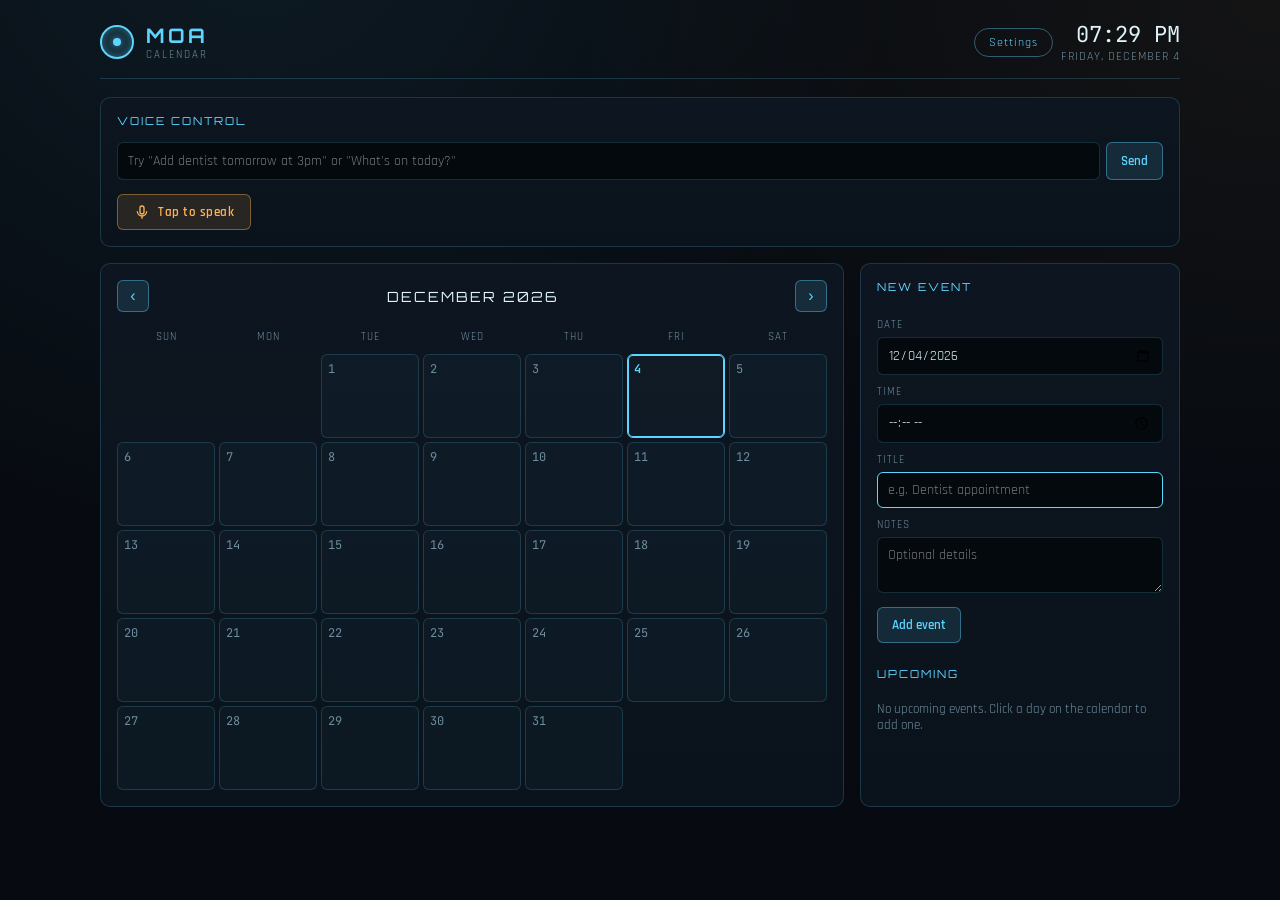
<file: calendar.html>
<!DOCTYPE html>
<html lang="en">
<head>
<meta charset="UTF-8">
<meta name="viewport" content="width=device-width, initial-scale=1.0">
<title>MOA · Calendar</title>
<link rel="preconnect" href="https://fonts.googleapis.com">
<link href="https://fonts.googleapis.com/css2?family=Orbitron:wght@500;700&family=Rajdhani:wght@400;500;600;700&family=JetBrains+Mono:wght@400;500&display=swap" rel="stylesheet">
<link rel="stylesheet" href="style.css">
<link rel="stylesheet" href="calendar.css">
<link rel="manifest" href="manifest.json">
<meta name="theme-color" content="#070b11">
<link rel="apple-touch-icon" href="icons/icon-192.png">
<meta name="apple-mobile-web-app-capable" content="yes">
<meta name="apple-mobile-web-app-status-bar-style" content="black-translucent">
<meta name="apple-mobile-web-app-title" content="MOA">
</head>
<body>
<div class="wrap">

  <div class="head">
    <a class="brand" href="index.html" style="text-decoration:none;">
      <div class="brand-mark"><span></span></div>
      <div>
        <div class="brand-name">MOA</div>
        <div class="brand-sub">Calendar</div>
      </div>
    </a>
    <div style="display:flex;gap:8px;align-items:center;">
      <a href="settings.html" style="color:var(--cyan);font-size:12px;letter-spacing:1px;text-decoration:none;border:1px solid var(--line-strong);border-radius:20px;padding:6px 14px;">Settings</a>
      <div class="clock">
        <div class="clock-time" id="clockTime">--:--</div>
        <div class="clock-date" id="clockDate">Loading</div>
      </div>
    </div>
  </div>

  <div class="panel cal-voice-panel">
    <div class="panel-title">Voice control</div>
    <div class="text-row">
      <input type="text" id="calCmdInput" placeholder='Try "Add dentist tomorrow at 3pm" or "What&#39;s on today?"' />
      <button id="calCmdSend">Send</button>
    </div>
    <button id="calMicBtn" class="cal-mic-btn">
      <svg viewBox="0 0 24 24" width="16" height="16" fill="none" stroke="currentColor" stroke-width="2"><path d="M12 15a3 3 0 003-3V6a3 3 0 10-6 0v6a3 3 0 003 3z"/><path d="M19 11a7 7 0 01-14 0M12 19v3"/></svg>
      <span class="cal-mic-label">Tap to speak</span>
    </button>
    <div class="cal-voice-feedback" id="calVoiceFeedback"></div>
  </div>

  <div class="cal-layout">

    <div class="panel cal-panel">
      <div class="cal-nav">
        <button id="prevMonth" aria-label="Previous month">‹</button>
        <div class="cal-month-label" id="monthLabel">--</div>
        <button id="nextMonth" aria-label="Next month">›</button>
      </div>
      <div class="cal-weekdays">
        <div>Sun</div><div>Mon</div><div>Tue</div><div>Wed</div><div>Thu</div><div>Fri</div><div>Sat</div>
      </div>
      <div class="cal-grid" id="calGrid"></div>
    </div>

    <div class="panel cal-sidebar">
      <div class="panel-title">
        <span id="formTitle">New event</span>
      </div>
      <form id="eventForm">
        <input type="hidden" id="eventId" />
        <label class="cal-label">Date</label>
        <input type="date" id="eventDate" required />
        <label class="cal-label">Time</label>
        <input type="time" id="eventTime" />
        <label class="cal-label">Title</label>
        <input type="text" id="eventTitle" placeholder="e.g. Dentist appointment" required />
        <label class="cal-label">Notes</label>
        <textarea id="eventNotes" placeholder="Optional details"></textarea>
        <div class="cal-form-actions">
          <button type="submit" id="saveBtn">Add event</button>
          <button type="button" id="deleteBtn" class="cal-danger-btn" style="display:none;">Delete</button>
          <button type="button" id="cancelBtn" style="display:none;">Cancel</button>
        </div>
      </form>

      <div class="panel-title" style="margin-top:24px;">Upcoming</div>
      <div id="upcomingList"></div>
    </div>

  </div>
</div>

<script src="calendar.js"></script>
<script>
if('serviceWorker' in navigator){
  window.addEventListener('load', () => {
    navigator.serviceWorker.register('sw.js').catch(() => {});
  });
}
</script>
</body>
</html>
</file>
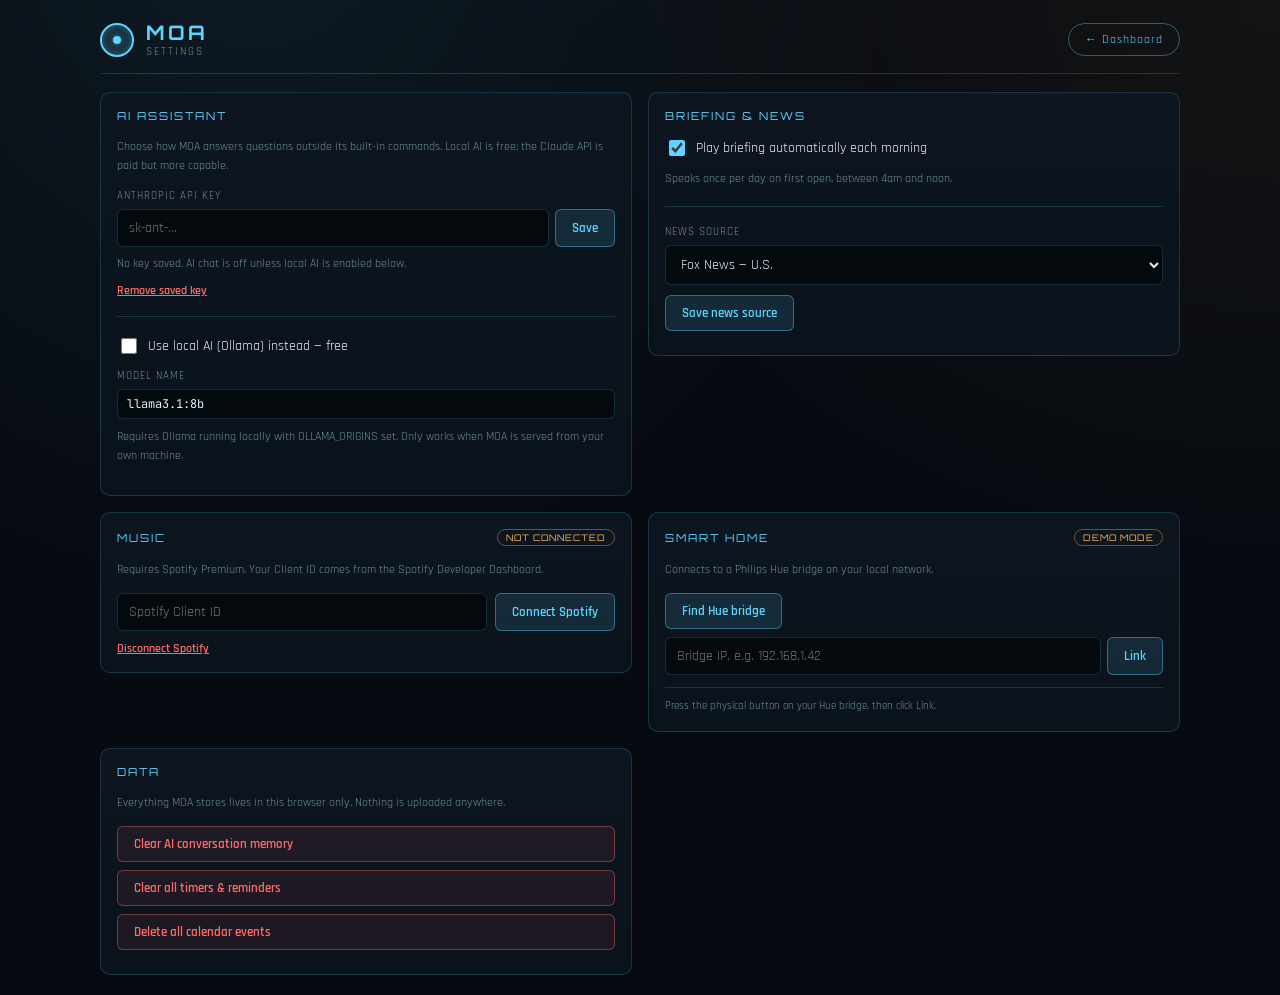
<file: settings.html>
<!DOCTYPE html>
<html lang="en">
<head>
<meta charset="UTF-8">
<meta name="viewport" content="width=device-width, initial-scale=1.0">
<title>MOA · Settings</title>
<link rel="preconnect" href="https://fonts.googleapis.com">
<link href="https://fonts.googleapis.com/css2?family=Orbitron:wght@500;700&family=Rajdhani:wght@400;500;600;700&family=JetBrains+Mono:wght@400;500&display=swap" rel="stylesheet">
<link rel="stylesheet" href="style.css">
<link rel="stylesheet" href="settings.css">
<link rel="manifest" href="manifest.json">
<meta name="theme-color" content="#070b11">
<link rel="apple-touch-icon" href="icons/icon-192.png">
<meta name="apple-mobile-web-app-capable" content="yes">
<meta name="apple-mobile-web-app-status-bar-style" content="black-translucent">
<meta name="apple-mobile-web-app-title" content="MOA">
</head>
<body>
<div class="wrap">

  <div class="head">
    <a class="brand" href="index.html" style="text-decoration:none;">
      <div class="brand-mark"><span></span></div>
      <div>
        <div class="brand-name">MOA</div>
        <div class="brand-sub">Settings</div>
      </div>
    </a>
    <a href="index.html" class="nav-pill">← Dashboard</a>
  </div>

  <div class="settings-grid">

    <div class="panel">
      <div class="panel-title">AI Assistant</div>
      <p class="set-help">Choose how MOA answers questions outside its built-in commands. Local AI is free; the Claude API is paid but more capable.</p>

      <label class="set-label">Anthropic API key</label>
      <div class="set-row">
        <input type="password" id="apiKeyInput" placeholder="sk-ant-..." />
        <button id="apiKeySave">Save</button>
      </div>
      <div class="set-status" id="apiKeyStatus"></div>
      <button class="set-danger-link" id="aiReset">Remove saved key</button>

      <div class="set-divider"></div>

      <label class="set-toggle">
        <input type="checkbox" id="ollamaToggle" />
        Use local AI (Ollama) instead — free
      </label>
      <label class="set-label">Model name</label>
      <input type="text" id="ollamaModelInput" placeholder="llama3.1:8b" />
      <div class="set-status" id="ollamaStatus"></div>
      <p class="set-help">Requires Ollama running locally with OLLAMA_ORIGINS set. Only works when MOA is served from your own machine.</p>
    </div>

    <div class="panel">
      <div class="panel-title">Briefing &amp; News</div>

      <label class="set-toggle">
        <input type="checkbox" id="autoBriefToggle" />
        Play briefing automatically each morning
      </label>
      <p class="set-help">Speaks once per day on first open, between 4am and noon.</p>

      <div class="set-divider"></div>

      <label class="set-label">News source</label>
      <select id="newsPreset">
        <option value="https://moxie.foxnews.com/google-publisher/us.xml">Fox News — U.S.</option>
        <option value="https://moxie.foxnews.com/google-publisher/world.xml">Fox News — World</option>
        <option value="https://feeds.npr.org/1001/rss.xml">NPR — Top Stories</option>
        <option value="http://feeds.bbci.co.uk/news/rss.xml">BBC News</option>
        <option value="https://www.theguardian.com/world/rss">The Guardian — World</option>
        <option value="custom">Custom RSS feed…</option>
      </select>
      <input type="text" id="newsCustom" placeholder="https://example.com/rss.xml" style="display:none;margin-top:8px;" />
      <button id="newsSave" style="margin-top:10px;">Save news source</button>
      <div class="set-status" id="newsStatus"></div>
    </div>

    <div class="panel">
      <div class="panel-title">Music <span class="home-badge" id="spotifyBadge">Not connected</span></div>
      <p class="set-help">Requires Spotify Premium. Your Client ID comes from the Spotify Developer Dashboard.</p>
      <div class="spotify-connect" id="spotifyConnect">
        <input type="text" id="spotifyClientId" placeholder="Spotify Client ID" />
        <button id="spotifyConnectBtn">Connect Spotify</button>
      </div>
      <div class="spotify-status" id="spotifyStatus"></div>
      <button class="set-danger-link" id="spotifyDisconnect">Disconnect Spotify</button>
    </div>

    <div class="panel">
      <div class="panel-title">Smart Home <span class="home-badge" id="hueBadge">Demo mode</span></div>
      <p class="set-help" id="hueLocalWarning"></p>
      <div class="hue-connect" id="hueConnect">
        <button id="hueDiscoverBtn">Find Hue bridge</button>
        <span class="hue-status" id="hueStatus"></span>
      </div>
      <div class="hue-manual" id="hueManual">
        <input type="text" id="hueManualIp" placeholder="Bridge IP, e.g. 192.168.1.42" />
        <button id="hueManualBtn">Link</button>
      </div>
      <div class="home-note" id="homeNote">
        Press the physical button on your Hue bridge, then click Link.
      </div>
    </div>

    <div class="panel">
      <div class="panel-title">Data</div>
      <p class="set-help">Everything MOA stores lives in this browser only. Nothing is uploaded anywhere.</p>
      <button class="set-danger-btn" id="clearChat">Clear AI conversation memory</button>
      <button class="set-danger-btn" id="clearTimers">Clear all timers &amp; reminders</button>
      <button class="set-danger-btn" id="clearCalendar">Delete all calendar events</button>
      <div class="set-status" id="dataStatus"></div>
    </div>

  </div>
</div>

<script src="settings.js"></script>
<script src="hue.js"></script>
<script src="spotify.js"></script>
<script>
if('serviceWorker' in navigator){
  window.addEventListener('load', () => {
    navigator.serviceWorker.register('sw.js').catch(() => {});
  });
}
</script>
</body>
</html>
</file>
<file: style.css>
:root{
  --bg:#070b11;
  --panel:#0d1520;
  --panel-2:#0a121b;
  --line:rgba(94,213,255,0.18);
  --line-strong:rgba(94,213,255,0.4);
  --cyan:#5ed5ff;
  --cyan-soft:rgba(94,213,255,0.12);
  --amber:#ffb454;
  --amber-soft:rgba(255,180,84,0.12);
  --text:#dff3fb;
  --text-dim:#6f8ea0;
  --danger:#ff6b6b;
  --good:#5ee6a8;
}
*{box-sizing:border-box;}
body{
  margin:0;
  background:
    radial-gradient(ellipse at 20% -10%, rgba(94,213,255,0.08), transparent 45%),
    radial-gradient(ellipse at 100% 0%, rgba(255,180,84,0.05), transparent 40%),
    var(--bg);
  color:var(--text);
  font-family:'Rajdhani', sans-serif;
  min-height:100vh;
  padding:20px;
}
.wrap{max-width:1080px;margin:0 auto;}
.head{
  display:flex;justify-content:space-between;align-items:center;
  border-bottom:1px solid var(--line);
  padding-bottom:14px;margin-bottom:18px;flex-wrap:wrap;gap:10px;
}
.brand{display:flex;align-items:center;gap:12px;}
.brand-mark{
  width:34px;height:34px;border-radius:50%;
  border:2px solid var(--cyan);
  display:flex;align-items:center;justify-content:center;
  box-shadow:0 0 12px rgba(94,213,255,0.5) inset;
}
.brand-mark span{width:8px;height:8px;background:var(--cyan);border-radius:50%;box-shadow:0 0 8px var(--cyan);}
.brand-name{font-family:'Orbitron',sans-serif;font-weight:700;font-size:20px;letter-spacing:3px;color:var(--cyan);}
.brand-sub{font-size:11px;letter-spacing:2px;color:var(--text-dim);text-transform:uppercase;}
.clock{text-align:right;}
.clock-time{font-family:'JetBrains Mono',monospace;font-size:22px;color:var(--text);}
.clock-date{font-size:12px;color:var(--text-dim);letter-spacing:1px;text-transform:uppercase;}
.greeting{
  font-size:15px;color:var(--text-dim);margin:0 0 20px;letter-spacing:0.5px;
}
.greeting b{color:var(--cyan);font-weight:600;}
.grid{
  display:grid;
  grid-template-columns:290px 1fr 1fr;
  gap:16px;
}
@media(max-width:820px){.grid{grid-template-columns:1fr;}}
.panel{
  background:linear-gradient(180deg, var(--panel), var(--panel-2));
  border:1px solid var(--line);
  border-radius:10px;
  padding:16px;
}
.panel-title{
  font-family:'Orbitron',sans-serif;font-size:11px;letter-spacing:2px;
  color:var(--cyan);text-transform:uppercase;margin:0 0 14px;
  display:flex;justify-content:space-between;align-items:center;
}
.panel-title .refresh{
  cursor:pointer;color:var(--text-dim);font-family:'Rajdhani',sans-serif;
  font-size:10px;letter-spacing:1px;border:1px solid var(--line);
  border-radius:20px;padding:3px 9px;transition:all .15s;
}
.panel-title .refresh:hover{color:var(--cyan);border-color:var(--line-strong);}
.panel-title .refresh.spinning{color:var(--cyan);}

.core-panel{display:flex;flex-direction:column;align-items:center;text-align:center;}
.orb-wrap{position:relative;width:180px;height:180px;margin:6px 0 16px;cursor:pointer;}
.orb-ring{position:absolute;inset:0;border-radius:50%;border:1px solid var(--line);}
.orb-ring.r2{inset:14px;border-color:var(--line-strong);}
.orb-ring.spin{animation:spin 14s linear infinite;border-style:dashed;}
.orb-core{
  position:absolute;inset:44px;border-radius:50%;
  background:radial-gradient(circle at 35% 30%, rgba(94,213,255,0.9), rgba(94,213,255,0.15) 60%, transparent 75%);
  border:2px solid var(--cyan);
  box-shadow:0 0 24px rgba(94,213,255,0.55);
  display:flex;align-items:center;justify-content:center;
  transition:box-shadow .2s, border-color .2s;
}
.orb-wrap.listening .orb-core{
  border-color:var(--amber);
  box-shadow:0 0 34px rgba(255,180,84,0.8);
  animation:pulse 1s ease-in-out infinite;
}
.orb-wrap.listening .orb-ring{border-color:rgba(255,180,84,0.5);}
.orb-icon{width:26px;height:26px;fill:none;stroke:#04141c;stroke-width:2;}
@keyframes spin{to{transform:rotate(360deg);}}
@keyframes pulse{0%,100%{transform:scale(1);}50%{transform:scale(1.06);}}
.orb-label{font-size:12px;letter-spacing:2px;color:var(--text-dim);text-transform:uppercase;margin-bottom:16px;}
.text-row{width:100%;display:flex;gap:6px;margin-bottom:14px;}
.text-row input{
  flex:1;background:#04090e;border:1px solid var(--line);border-radius:6px;
  color:var(--text);padding:9px 10px;font-family:'Rajdhani',sans-serif;font-size:14px;
}
.text-row input:focus{outline:none;border-color:var(--cyan);}
.text-row button{
  background:var(--cyan-soft);border:1px solid var(--line-strong);border-radius:6px;
  color:var(--cyan);padding:0 14px;font-family:'Rajdhani',sans-serif;font-weight:600;cursor:pointer;
}
.text-row button:hover{background:rgba(94,213,255,0.22);}
.log{
  width:100%;text-align:left;background:#04090e;border:1px solid var(--line);
  border-radius:6px;padding:10px;height:180px;overflow-y:auto;font-size:12.5px;
  font-family:'JetBrains Mono',monospace;line-height:1.6;
}
.log::-webkit-scrollbar{width:6px;}
.log::-webkit-scrollbar-thumb{background:var(--line-strong);border-radius:4px;}
.log-line{margin-bottom:6px;color:var(--text-dim);}
.log-line.user{color:var(--amber);}
.log-line.sys{color:var(--cyan);}
.log-line .ts{color:#3d5060;margin-right:6px;}

.wx-now{display:flex;align-items:center;gap:14px;margin-bottom:14px;}
.wx-temp{font-family:'JetBrains Mono',monospace;font-size:42px;color:var(--text);}
.wx-cond{font-size:14px;color:var(--text-dim);text-transform:uppercase;letter-spacing:1px;}
.wx-hilo{font-size:12px;color:var(--text-dim);margin-top:2px;}
.wx-loc{font-size:10px;color:var(--text-dim);margin-top:6px;}
.wx-strip{display:flex;gap:6px;overflow-x:auto;padding-top:6px;border-top:1px solid var(--line);}
.wx-day{flex:1;min-width:52px;text-align:center;padding:8px 2px;border-radius:6px;background:rgba(94,213,255,0.04);}
.wx-day .d{font-size:10px;color:var(--text-dim);letter-spacing:1px;text-transform:uppercase;}
.wx-day .h{font-family:'JetBrains Mono',monospace;font-size:13px;color:var(--text);margin-top:4px;}
.wx-day .l{font-family:'JetBrains Mono',monospace;font-size:11px;color:var(--text-dim);}
.wx-day .p{font-size:10px;color:var(--cyan);margin-top:3px;}

.news-item{padding:9px 0;border-bottom:1px solid var(--line);}
.news-item:last-child{border-bottom:none;}
.news-headline{font-size:13.5px;color:var(--text);line-height:1.4;text-decoration:none;display:block;}
.news-headline:hover{color:var(--cyan);}
.news-src{font-size:10px;color:var(--text-dim);letter-spacing:1px;text-transform:uppercase;margin-top:3px;}
.news-empty{font-size:12.5px;color:var(--text-dim);padding:6px 0;}

.home-badge{
  font-size:9px;letter-spacing:1px;color:var(--amber);border:1px solid rgba(255,180,84,0.4);
  border-radius:20px;padding:2px 8px;text-transform:uppercase;
}
.device-row{
  display:flex;align-items:center;justify-content:space-between;
  padding:11px 0;border-bottom:1px solid var(--line);
}
.device-row:last-of-type{border-bottom:none;}
.device-name{display:flex;align-items:center;gap:9px;font-size:13.5px;}
.dot{width:8px;height:8px;border-radius:50%;background:#2a3946;transition:all .2s;}
.dot.on{background:var(--good);box-shadow:0 0 8px var(--good);}
.switch{
  width:40px;height:22px;border-radius:20px;background:#1a2530;border:1px solid var(--line);
  position:relative;cursor:pointer;transition:background .2s;flex-shrink:0;
}
.switch.on{background:rgba(94,230,168,0.25);border-color:var(--good);}
.switch-knob{
  position:absolute;top:2px;left:2px;width:16px;height:16px;border-radius:50%;
  background:var(--text-dim);transition:all .2s;
}
.switch.on .switch-knob{left:20px;background:var(--good);}
.therm-row{padding-top:12px;}
.therm-label{display:flex;justify-content:space-between;font-size:12px;color:var(--text-dim);margin-bottom:8px;text-transform:uppercase;letter-spacing:1px;}
.therm-label b{color:var(--text);font-family:'JetBrains Mono',monospace;font-size:14px;}
input[type=range]{
  width:100%;-webkit-appearance:none;height:3px;background:var(--line-strong);border-radius:2px;
}
input[type=range]::-webkit-slider-thumb{
  -webkit-appearance:none;width:14px;height:14px;border-radius:50%;background:var(--cyan);
  box-shadow:0 0 8px var(--cyan);cursor:pointer;
}
.home-note{font-size:11px;color:var(--text-dim);margin-top:12px;line-height:1.5;border-top:1px solid var(--line);padding-top:10px;}
.home-note a{color:var(--cyan);}

.brief-bar{margin:-8px 0 20px;display:flex;align-items:center;gap:14px;flex-wrap:wrap;}
.auto-brief-toggle{
  display:flex;align-items:center;gap:6px;font-size:12px;color:var(--text-dim);cursor:pointer;
}
.auto-brief-toggle input{accent-color:var(--amber);cursor:pointer;}
.brief-text{flex-basis:100%;}
#briefBtn{
  display:flex;align-items:center;gap:8px;background:var(--amber-soft);
  border:1px solid rgba(255,180,84,0.4);border-radius:6px;color:var(--amber);
  font-family:'Rajdhani',sans-serif;font-weight:600;font-size:13px;letter-spacing:0.5px;
  padding:9px 16px;cursor:pointer;transition:background .15s;
}
#briefBtn:hover{background:rgba(255,180,84,0.22);}
#briefBtn:disabled{opacity:0.5;cursor:default;}
.brief-text{
  margin-top:12px;padding:14px 16px;background:var(--panel);border:1px solid var(--line);
  border-radius:8px;font-size:14px;line-height:1.6;color:var(--text);display:none;
}
.brief-text.show{display:block;}

.hue-connect{display:flex;align-items:center;gap:10px;margin-top:14px;flex-wrap:wrap;}
.hue-connect button, .hue-manual button{
  background:var(--cyan-soft);border:1px solid var(--line-strong);border-radius:6px;
  color:var(--cyan);padding:7px 14px;font-family:'Rajdhani',sans-serif;font-weight:600;font-size:12.5px;cursor:pointer;
}
.hue-connect button:hover, .hue-manual button:hover{background:rgba(94,213,255,0.22);}
.hue-connect button:disabled{opacity:0.5;cursor:default;}
.hue-status{font-size:12px;color:var(--text-dim);}
.hue-manual{display:flex;gap:6px;margin-top:8px;}
.hue-manual input{
  flex:1;background:#04090e;border:1px solid var(--line);border-radius:6px;
  color:var(--text);padding:7px 10px;font-family:'Rajdhani',sans-serif;font-size:13px;
}
.hue-manual input:focus{outline:none;border-color:var(--cyan);}
.home-badge.connected{color:var(--good);border-color:rgba(94,230,168,0.4);}

.ai-panel{width:100%;margin-bottom:12px;}
.ai-config{display:flex;gap:6px;margin-bottom:8px;}
.ai-config input{
  flex:1;background:#04090e;border:1px solid var(--line);border-radius:6px;
  color:var(--text);padding:8px 10px;font-family:'Rajdhani',sans-serif;font-size:13px;
}
.ai-config input:focus{outline:none;border-color:var(--cyan);}
.ai-config button{
  background:var(--cyan-soft);border:1px solid var(--line-strong);border-radius:6px;
  color:var(--cyan);padding:0 12px;font-family:'Rajdhani',sans-serif;font-weight:600;font-size:12.5px;cursor:pointer;
}
.ai-config button:hover{background:rgba(94,213,255,0.22);}
.ai-status-row{display:flex;justify-content:space-between;align-items:center;font-size:11px;color:var(--text-dim);gap:8px;}
.ai-reset{cursor:pointer;color:var(--cyan);text-decoration:underline;white-space:nowrap;}

.ai-local-row{display:flex;align-items:center;gap:8px;margin-top:8px;flex-wrap:wrap;}
.ai-local-toggle{display:flex;align-items:center;gap:6px;font-size:12px;color:var(--text-dim);cursor:pointer;}
.ai-local-toggle input{accent-color:var(--cyan);cursor:pointer;}
#ollamaModelInput{
  flex:1;min-width:120px;background:#04090e;border:1px solid var(--line);border-radius:6px;
  color:var(--text);padding:6px 9px;font-family:'JetBrains Mono',monospace;font-size:12px;
}
#ollamaModelInput:focus{outline:none;border-color:var(--cyan);}
.ai-local-status{font-size:11px;color:var(--text-dim);margin-top:6px;}

.wake-row{margin-bottom:14px;text-align:center;}
.wake-toggle{display:flex;align-items:center;justify-content:center;gap:6px;font-size:12px;color:var(--text-dim);cursor:pointer;}
.wake-toggle input{accent-color:var(--amber);cursor:pointer;}
.wake-status{display:block;font-size:11px;color:var(--text-dim);margin-top:4px;}
.orb-wrap.standby .orb-ring{border-color:rgba(94,213,255,0.35);}
.orb-wrap.standby .orb-core{box-shadow:0 0 14px rgba(94,213,255,0.35);animation:standbyPulse 3s ease-in-out infinite;}
@keyframes standbyPulse{0%,100%{opacity:1;}50%{opacity:0.7;}}

.spotify-connect{display:flex;gap:8px;margin-top:8px;flex-wrap:wrap;}
.spotify-connect input{
  flex:1;min-width:160px;background:#04090e;border:1px solid var(--line);border-radius:6px;
  color:var(--text);padding:8px 10px;font-family:'Rajdhani',sans-serif;font-size:13px;
}
.spotify-connect input:focus{outline:none;border-color:var(--cyan);}
.spotify-connect button{
  background:var(--cyan-soft);border:1px solid var(--line-strong);border-radius:6px;
  color:var(--cyan);padding:0 14px;font-family:'Rajdhani',sans-serif;font-weight:600;font-size:12.5px;cursor:pointer;
}
.spotify-connect button:hover{background:rgba(94,213,255,0.22);}
.spotify-status{font-size:11px;color:var(--text-dim);margin-top:8px;}

.timer-item{
  display:flex;align-items:center;justify-content:space-between;
  padding:10px 0;border-bottom:1px solid var(--line);
}
.timer-item:last-child{border-bottom:none;}
.timer-label{font-size:13.5px;color:var(--text);}
.timer-sub{font-size:11px;color:var(--text-dim);margin-top:2px;text-transform:uppercase;letter-spacing:1px;}
.timer-countdown{font-family:'JetBrains Mono',monospace;font-size:16px;color:var(--cyan);}
.timer-cancel{
  cursor:pointer;color:var(--text-dim);font-size:11px;border:1px solid var(--line);
  border-radius:20px;padding:3px 9px;margin-left:12px;
}
.timer-cancel:hover{color:var(--danger);border-color:rgba(255,107,107,0.4);}

.span-wide{grid-column:2 / 4;}

.now-playing{
  display:flex;align-items:center;gap:12px;margin-top:14px;padding-top:14px;border-top:1px solid var(--line);
}
.np-art{width:52px;height:52px;border-radius:6px;object-fit:cover;background:#04090e;flex-shrink:0;}
.np-info{flex:1;min-width:0;}
.np-title{font-size:14px;color:var(--text);white-space:nowrap;overflow:hidden;text-overflow:ellipsis;}
.np-artist{font-size:12px;color:var(--text-dim);white-space:nowrap;overflow:hidden;text-overflow:ellipsis;margin-top:2px;}
.np-controls{display:flex;gap:6px;flex-shrink:0;}
.np-controls button{
  background:var(--cyan-soft);border:1px solid var(--line-strong);border-radius:6px;
  color:var(--cyan);width:34px;height:34px;font-size:14px;cursor:pointer;
}
.np-controls button:hover{background:rgba(94,213,255,0.22);}

/* ---------- MOBILE ---------- */
@media(max-width:820px){
  body{padding:12px;}

  .span-wide{grid-column:1 / -1;}

  .head{
    flex-wrap:wrap;gap:12px;
  }
  .clock{text-align:left;}
  .clock-time{font-size:18px;}

  .orb-wrap{width:150px;height:150px;}
  .orb-core{inset:36px;}

  /* Bigger touch targets */
  .text-row input, .ai-config input, .hue-manual input,
  .spotify-connect input, #ollamaModelInput{
    font-size:16px; /* prevents iOS auto-zoom on focus */
    padding:11px 12px;
  }
  .text-row button, .ai-config button, .hue-connect button,
  .hue-manual button, .spotify-connect button{
    min-height:44px;padding:0 16px;font-size:14px;
  }
  #briefBtn{min-height:46px;width:100%;justify-content:center;}
  .panel-title .refresh{padding:7px 12px;font-size:11px;}
  .switch{width:48px;height:27px;}
  .switch-knob{width:21px;height:21px;}
  .switch.on .switch-knob{left:24px;}
  input[type=range]{height:6px;}
  input[type=range]::-webkit-slider-thumb{width:22px;height:22px;}

  .np-controls button{width:44px;height:44px;font-size:16px;}
  .now-playing{flex-wrap:wrap;}
  .np-info{flex-basis:calc(100% - 64px);}
  .np-controls{width:100%;justify-content:center;margin-top:10px;}

  .timer-cancel{padding:7px 12px;font-size:12px;}
  .timer-countdown{font-size:18px;}

  .hue-connect, .hue-manual, .spotify-connect, .ai-config{flex-direction:column;}
  .hue-connect button, .hue-manual button,
  .spotify-connect button, .ai-config button{width:100%;}
  .ai-local-row{flex-direction:column;align-items:flex-start;}
  #ollamaModelInput{width:100%;}

  .wx-temp{font-size:36px;}
  .wx-day{min-width:46px;}
}

@media(max-width:420px){
  .brand-name{font-size:17px;}
  .orb-wrap{width:130px;height:130px;}
  .orb-core{inset:30px;}
  .wx-day{min-width:40px;padding:6px 1px;}
  .wx-day .h{font-size:12px;}
  .wx-day .l{font-size:10px;}
}
</file>
<file: calendar.css>
.cal-layout{
  display:grid;
  grid-template-columns:1fr 320px;
  gap:16px;
}
@media(max-width:820px){.cal-layout{grid-template-columns:1fr;}}

.cal-nav{
  display:flex;align-items:center;justify-content:space-between;
  margin-bottom:14px;
}
.cal-nav button{
  background:var(--cyan-soft);border:1px solid var(--line-strong);border-radius:6px;
  color:var(--cyan);width:32px;height:32px;font-size:16px;cursor:pointer;
}
.cal-nav button:hover{background:rgba(94,213,255,0.22);}
.cal-month-label{
  font-family:'Orbitron',sans-serif;font-size:14px;letter-spacing:2px;color:var(--text);text-transform:uppercase;
}

.cal-weekdays{
  display:grid;grid-template-columns:repeat(7,1fr);gap:4px;margin-bottom:6px;
}
.cal-weekdays div{
  text-align:center;font-size:11px;letter-spacing:1px;color:var(--text-dim);text-transform:uppercase;padding:4px 0;
}

.cal-grid{
  display:grid;grid-template-columns:repeat(7,1fr);grid-auto-rows:minmax(84px, auto);gap:4px;
}
.cal-cell{
  background:rgba(94,213,255,0.03);border:1px solid var(--line);border-radius:6px;
  padding:6px;cursor:pointer;transition:background .15s;display:flex;flex-direction:column;gap:3px;
  overflow:hidden;
}
.cal-cell:hover{background:rgba(94,213,255,0.08);}
.cal-cell.empty{background:transparent;border-color:transparent;cursor:default;}
.cal-cell.today{border-color:var(--cyan);box-shadow:0 0 0 1px var(--cyan) inset;}
.cal-daynum{
  font-family:'JetBrains Mono',monospace;font-size:12px;color:var(--text-dim);
}
.cal-cell.today .cal-daynum{color:var(--cyan);font-weight:600;}

.event-chip{
  background:var(--amber-soft);border:1px solid rgba(255,180,84,0.4);border-radius:4px;
  padding:2px 5px;font-size:10.5px;color:var(--amber);white-space:nowrap;overflow:hidden;text-overflow:ellipsis;
  cursor:pointer;
}
.event-chip:hover{background:rgba(255,180,84,0.28);}
.event-more{font-size:10px;color:var(--text-dim);padding:1px 5px;}

.cal-sidebar form{display:flex;flex-direction:column;}
.cal-label{
  font-size:11px;letter-spacing:1px;color:var(--text-dim);text-transform:uppercase;
  margin:10px 0 5px;
}
.cal-sidebar input[type=date],
.cal-sidebar input[type=time],
.cal-sidebar input[type=text],
.cal-sidebar textarea{
  background:#04090e;border:1px solid var(--line);border-radius:6px;
  color:var(--text);padding:8px 10px;font-family:'Rajdhani',sans-serif;font-size:14px;width:100%;
}
.cal-sidebar input:focus, .cal-sidebar textarea:focus{outline:none;border-color:var(--cyan);}
.cal-sidebar textarea{resize:vertical;min-height:56px;}

.cal-form-actions{display:flex;gap:8px;margin-top:14px;}
.cal-form-actions button{
  background:var(--cyan-soft);border:1px solid var(--line-strong);border-radius:6px;
  color:var(--cyan);padding:9px 14px;font-family:'Rajdhani',sans-serif;font-weight:600;font-size:13px;cursor:pointer;
}
.cal-form-actions button:hover{background:rgba(94,213,255,0.22);}
.cal-danger-btn{color:var(--danger) !important;border-color:rgba(255,107,107,0.4) !important;}
.cal-danger-btn:hover{background:rgba(255,107,107,0.15) !important;}

.upcoming-item{
  padding:9px 0;border-bottom:1px solid var(--line);cursor:pointer;
}
.upcoming-item:last-child{border-bottom:none;}
.upcoming-item:hover .upcoming-title{color:var(--cyan);}
.upcoming-date{font-family:'JetBrains Mono',monospace;font-size:11px;color:var(--amber);}
.upcoming-title{font-size:13.5px;color:var(--text);margin-top:2px;}
.upcoming-empty{font-size:12.5px;color:var(--text-dim);padding:6px 0;}

.cal-voice-panel{margin-bottom:16px;}
.cal-mic-btn{
  display:flex;align-items:center;gap:8px;background:var(--amber-soft);
  border:1px solid rgba(255,180,84,0.4);border-radius:6px;color:var(--amber);
  font-family:'Rajdhani',sans-serif;font-weight:600;font-size:13px;letter-spacing:0.5px;
  padding:9px 16px;cursor:pointer;transition:background .15s;
}
.cal-mic-btn:hover{background:rgba(255,180,84,0.22);}
.cal-mic-btn:disabled{opacity:0.5;cursor:default;}
.cal-mic-btn.listening{
  border-color:var(--amber);box-shadow:0 0 0 1px var(--amber) inset;
}
.cal-voice-feedback{
  margin-top:12px;padding:12px 14px;background:var(--panel);border:1px solid var(--line);
  border-radius:8px;font-size:13.5px;line-height:1.6;color:var(--text);display:none;
}
.cal-voice-feedback.show{display:block;}

/* ---------- MOBILE ---------- */
@media(max-width:820px){
  .cal-grid{grid-auto-rows:minmax(62px, auto);gap:3px;}
  .cal-cell{padding:4px;gap:2px;}
  .cal-daynum{font-size:11px;}
  .event-chip{font-size:9.5px;padding:1px 4px;}
  .event-more{font-size:9px;}

  .cal-nav button{width:44px;height:44px;font-size:18px;}
  .cal-month-label{font-size:13px;}

  .cal-sidebar input[type=date],
  .cal-sidebar input[type=time],
  .cal-sidebar input[type=text],
  .cal-sidebar textarea,
  #calCmdInput{
    font-size:16px; /* prevents iOS auto-zoom on focus */
    padding:11px 12px;
  }
  .cal-form-actions{flex-wrap:wrap;}
  .cal-form-actions button{flex:1;min-width:100px;min-height:46px;}
  .cal-mic-btn{width:100%;justify-content:center;min-height:46px;}
  #calCmdSend{min-height:44px;padding:0 16px;}
  .upcoming-item{padding:12px 0;}
}

@media(max-width:420px){
  .cal-grid{grid-auto-rows:minmax(52px, auto);}
  .cal-weekdays div{font-size:9.5px;}
  .event-chip{font-size:0;padding:3px;}
  .event-chip::before{
    content:'';display:block;width:100%;height:3px;border-radius:2px;background:var(--amber);
  }
}
</file>
<file: settings.css>
.nav-pill{
  color:var(--cyan);font-size:12px;letter-spacing:1px;text-decoration:none;
  border:1px solid var(--line-strong);border-radius:20px;padding:8px 16px;
}
.nav-pill:hover{background:var(--cyan-soft);}

.settings-grid{
  display:grid;grid-template-columns:repeat(2,1fr);gap:16px;align-items:start;
}
@media(max-width:820px){.settings-grid{grid-template-columns:1fr;}}

.set-help{
  font-size:12px;color:var(--text-dim);line-height:1.6;margin:0 0 14px;
}
.set-label{
  display:block;font-size:11px;letter-spacing:1px;color:var(--text-dim);
  text-transform:uppercase;margin:12px 0 6px;
}
.set-row{display:flex;gap:6px;}
.set-row input{flex:1;}

.settings-grid input[type=text],
.settings-grid input[type=password],
.settings-grid select{
  width:100%;background:#04090e;border:1px solid var(--line);border-radius:6px;
  color:var(--text);padding:9px 11px;font-family:'Rajdhani',sans-serif;font-size:14px;
}
.settings-grid input:focus, .settings-grid select:focus{outline:none;border-color:var(--cyan);}

.settings-grid button{
  background:var(--cyan-soft);border:1px solid var(--line-strong);border-radius:6px;
  color:var(--cyan);padding:9px 16px;font-family:'Rajdhani',sans-serif;
  font-weight:600;font-size:13px;cursor:pointer;transition:background .15s;
}
.settings-grid button:hover{background:rgba(94,213,255,0.22);}

.set-toggle{
  display:flex;align-items:center;gap:8px;font-size:13.5px;color:var(--text);
  cursor:pointer;margin:10px 0;
}
.set-toggle input{accent-color:var(--cyan);cursor:pointer;width:16px;height:16px;}

.set-status{font-size:11.5px;color:var(--text-dim);margin-top:8px;line-height:1.5;}
.set-status.good{color:var(--good);}
.set-status.warn{color:var(--amber);}

.set-divider{height:1px;background:var(--line);margin:18px 0;}

.set-danger-link{
  background:none !important;border:none !important;color:var(--danger) !important;
  padding:0 !important;font-size:11.5px !important;text-decoration:underline;
  cursor:pointer;margin-top:10px;display:block;
}
.set-danger-link:hover{background:none !important;opacity:0.8;}

.set-danger-btn{
  display:block;width:100%;text-align:left;margin-bottom:8px;
  color:var(--danger) !important;border-color:rgba(255,107,107,0.4) !important;
  background:rgba(255,107,107,0.08) !important;
}
.set-danger-btn:hover{background:rgba(255,107,107,0.18) !important;}

@media(max-width:820px){
  .settings-grid input[type=text],
  .settings-grid input[type=password],
  .settings-grid select{font-size:16px;padding:11px 12px;}
  .settings-grid button{min-height:46px;}
  .set-row{flex-direction:column;}
}
</file>
